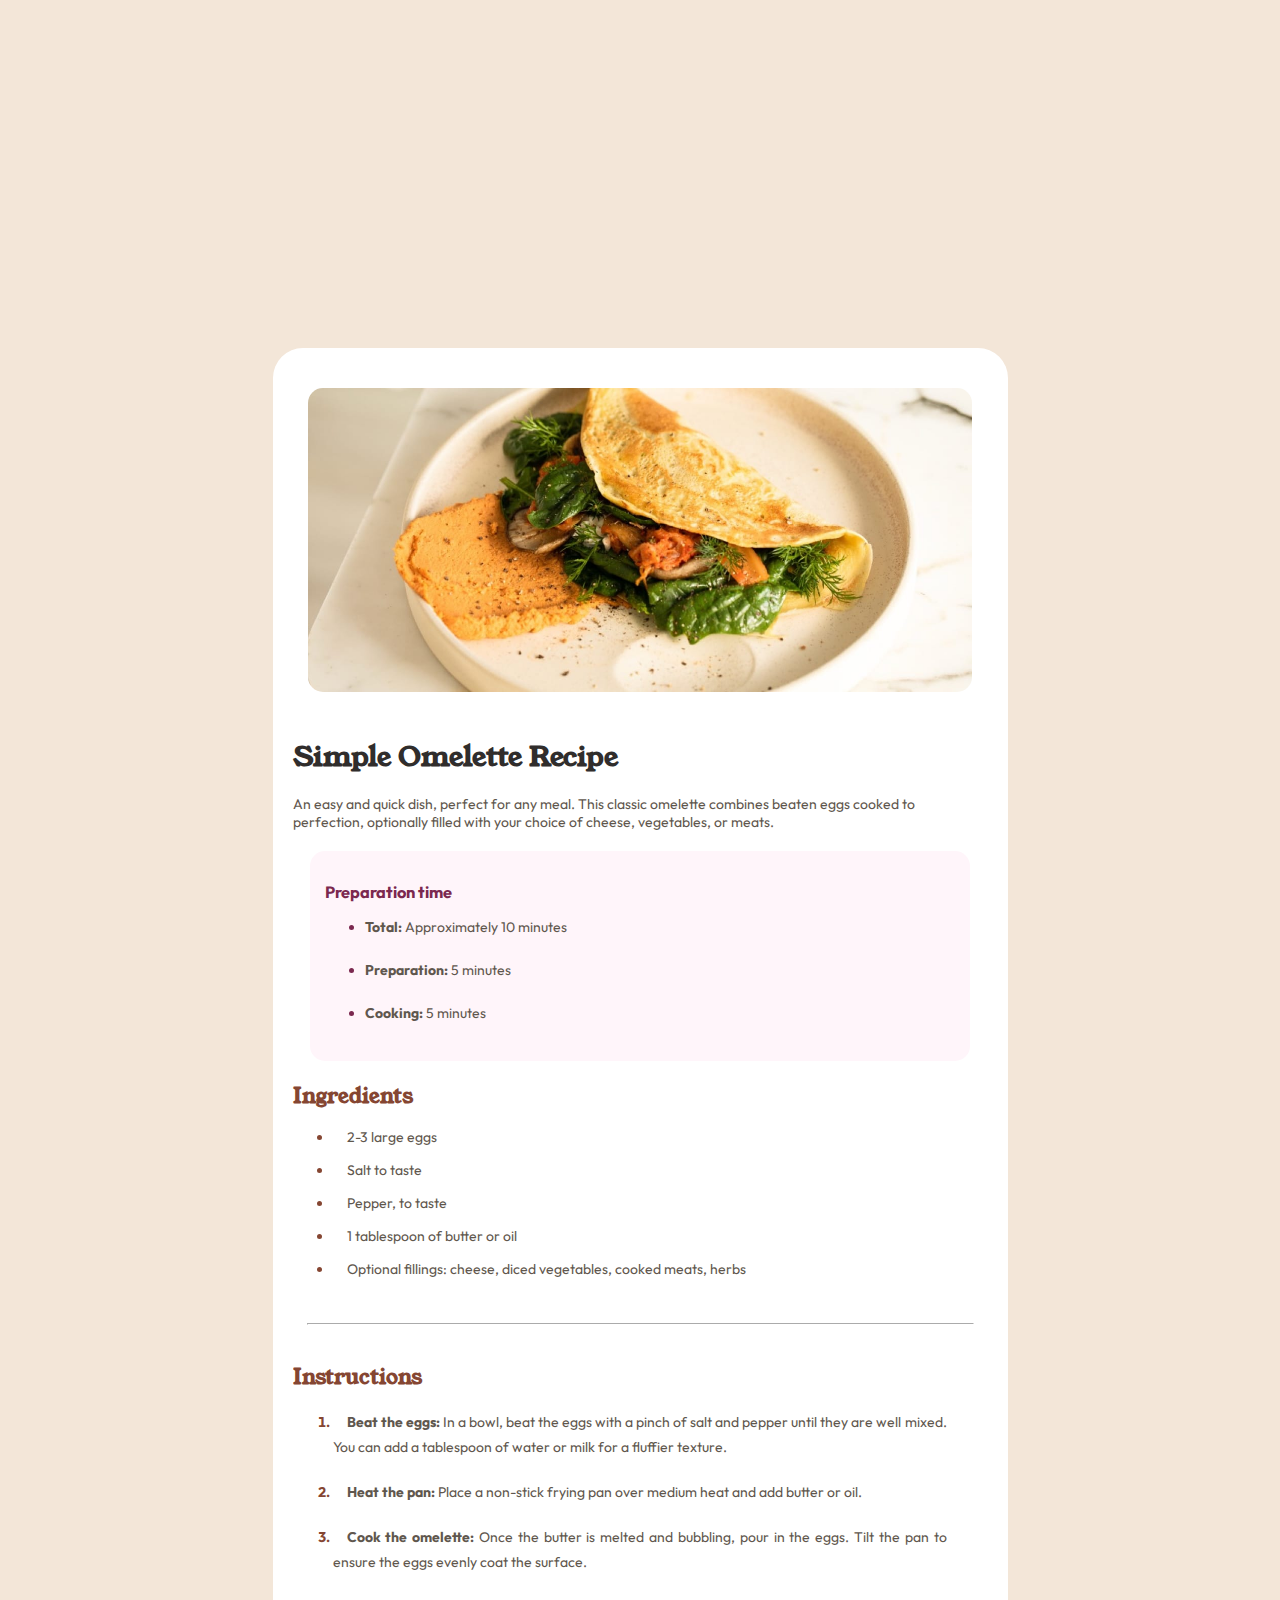
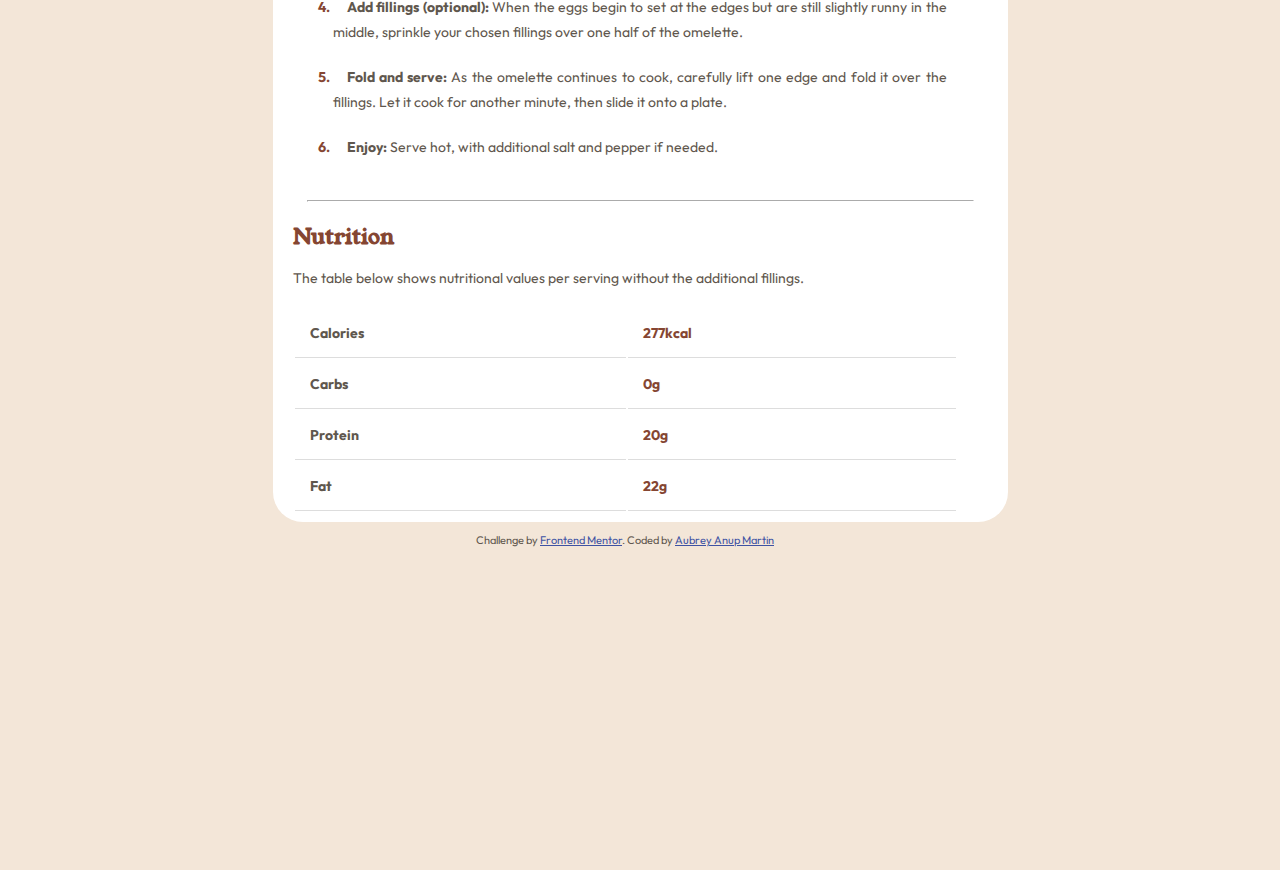
<file: index.html>
<!DOCTYPE html>
<html lang="en">
  <head>
    <meta charset="UTF-8" />
    <meta name="viewport" content="width=device-width, initial-scale=1.0" />
    <!-- displays site properly based on user's device -->

    <link
      rel="icon"
      type="image/png"
      sizes="32x32"
      href="./assets/images/favicon-32x32.png"
    />
    <link rel="stylesheet" href="styles.css" />
    <title>Frontend Mentor | Recipe page</title>
    <link
      rel="stylesheet"
      href="https://fonts.googleapis.com/css2?family=Young+Serif:wght@400&display=swap"
    />

    <!-- Outfit Font -->
    <link
      rel="stylesheet"
      href="https://fonts.googleapis.com/css2?family=Outfit:wght@400,600,700&display=swap"
    />
    <!-- Feel free to remove these styles or customise in your own stylesheet 👍 -->
    <style>
      .attribution {
        font-size: 11px;
        text-align: center;
      }

      .attribution a {
        color: hsl(228, 45%, 44%);
      }
    </style>
  </head>

  <body>
    <div class="recipe-maincard">
      <!-- Image box -->
    <div class="recipe-image-box">
      <img class="image-omelette"src="assets/images/image-omelette.jpeg"alt=" srcset=""/>
    </div>

    <!-- Title box -->
    <div class="title-box"> 
      <h1> Simple Omelette Recipe </h1>
      <p>An easy and quick dish, perfect for any meal. This classic omelette
          combines beaten eggs cooked to perfection, optionally filled with your
          choice of cheese, vegetables, or meats.</p>
      
    </div>

    <!-- Preparation box -->

    <div class="Preparation-box">
      <h3>Preparation time</h3>
      <ul>
          <li><strong>Total:</strong> Approximately 10 minutes</li>
          <li><strong>Preparation:</strong> 5 minutes</li>
          <li><strong>Cooking:</strong> 5 minutes</li>
        </ul>
    </div>

     <!-- Ingredients box -->

     <div class="Ingredients-box">
      <h2> Ingredients</h2>
      <ul>
          <li>2-3 large eggs</li>
          <li>Salt to taste</li>
          <li>Pepper, to taste</li>
          <li>1 tablespoon of butter or oil</li>
          <li>
            Optional fillings: cheese, diced vegetables, cooked meats, herbs
          </li>
        </ul>
      </div>

      <hr class="sold">
  <!-- Instructions box -->
  <div class="Instructions-box">
  <h2>Instructions</h2>
  <ol>
      <li>
        <strong>Beat the eggs:</strong> In a bowl, beat the eggs with a pinch
        of salt and pepper until they are well mixed. You can add a tablespoon
        of water or milk for a fluffier texture.
      </li>
      <li>
        <strong>Heat the pan:</strong> Place a non-stick frying pan over
        medium heat and add butter or oil.
      </li>
      <li>
        <strong>Cook the omelette:</strong> Once the butter is melted and
        bubbling, pour in the eggs. Tilt the pan to ensure the eggs evenly
        coat the surface.
      </li>
      <li>
        <strong>Add fillings (optional):</strong> When the eggs begin to set
        at the edges but are still slightly runny in the middle, sprinkle your
        chosen fillings over one half of the omelette.
      </li>
      <li>
        <strong>Fold and serve:</strong> As the omelette continues to cook,
        carefully lift one edge and fold it over the fillings. Let it cook for
        another minute, then slide it onto a plate.
      </li>
      <li>
        <strong>Enjoy:</strong> Serve hot, with additional salt and pepper if
        needed.
      </li>
    </ol>
  </div>

  <hr class="sold">

<!-- Nutrition box -->

<div class="Nutrition-box">
<h2>Nutrition</h2>
<p>
  The table below shows nutritional values per serving without the
  additional fillings.
</p>

<table>
  <tr>
    <th>Calories</th>
    <th>277kcal</th>
  </tr>
  <tr>
    <th>Carbs </th>
    <th>0g</th>
  </tr>
  <tr>
    <th>Protein</th>
    <th>20g</th>
  </tr>
  <tr>
    <th>Fat</th>
    <th>22g</th>
  </tr>
 </table>




 <footer class="attribution">
        Challenge by
        <a href="https://www.frontendmentor.io?ref=challenge" target="_blank"
          >Frontend Mentor</a
        >. Coded by <a href="#">Aubrey Anup Martin</a>
  </footer>


  </div>
  </body>
</html>
</file>
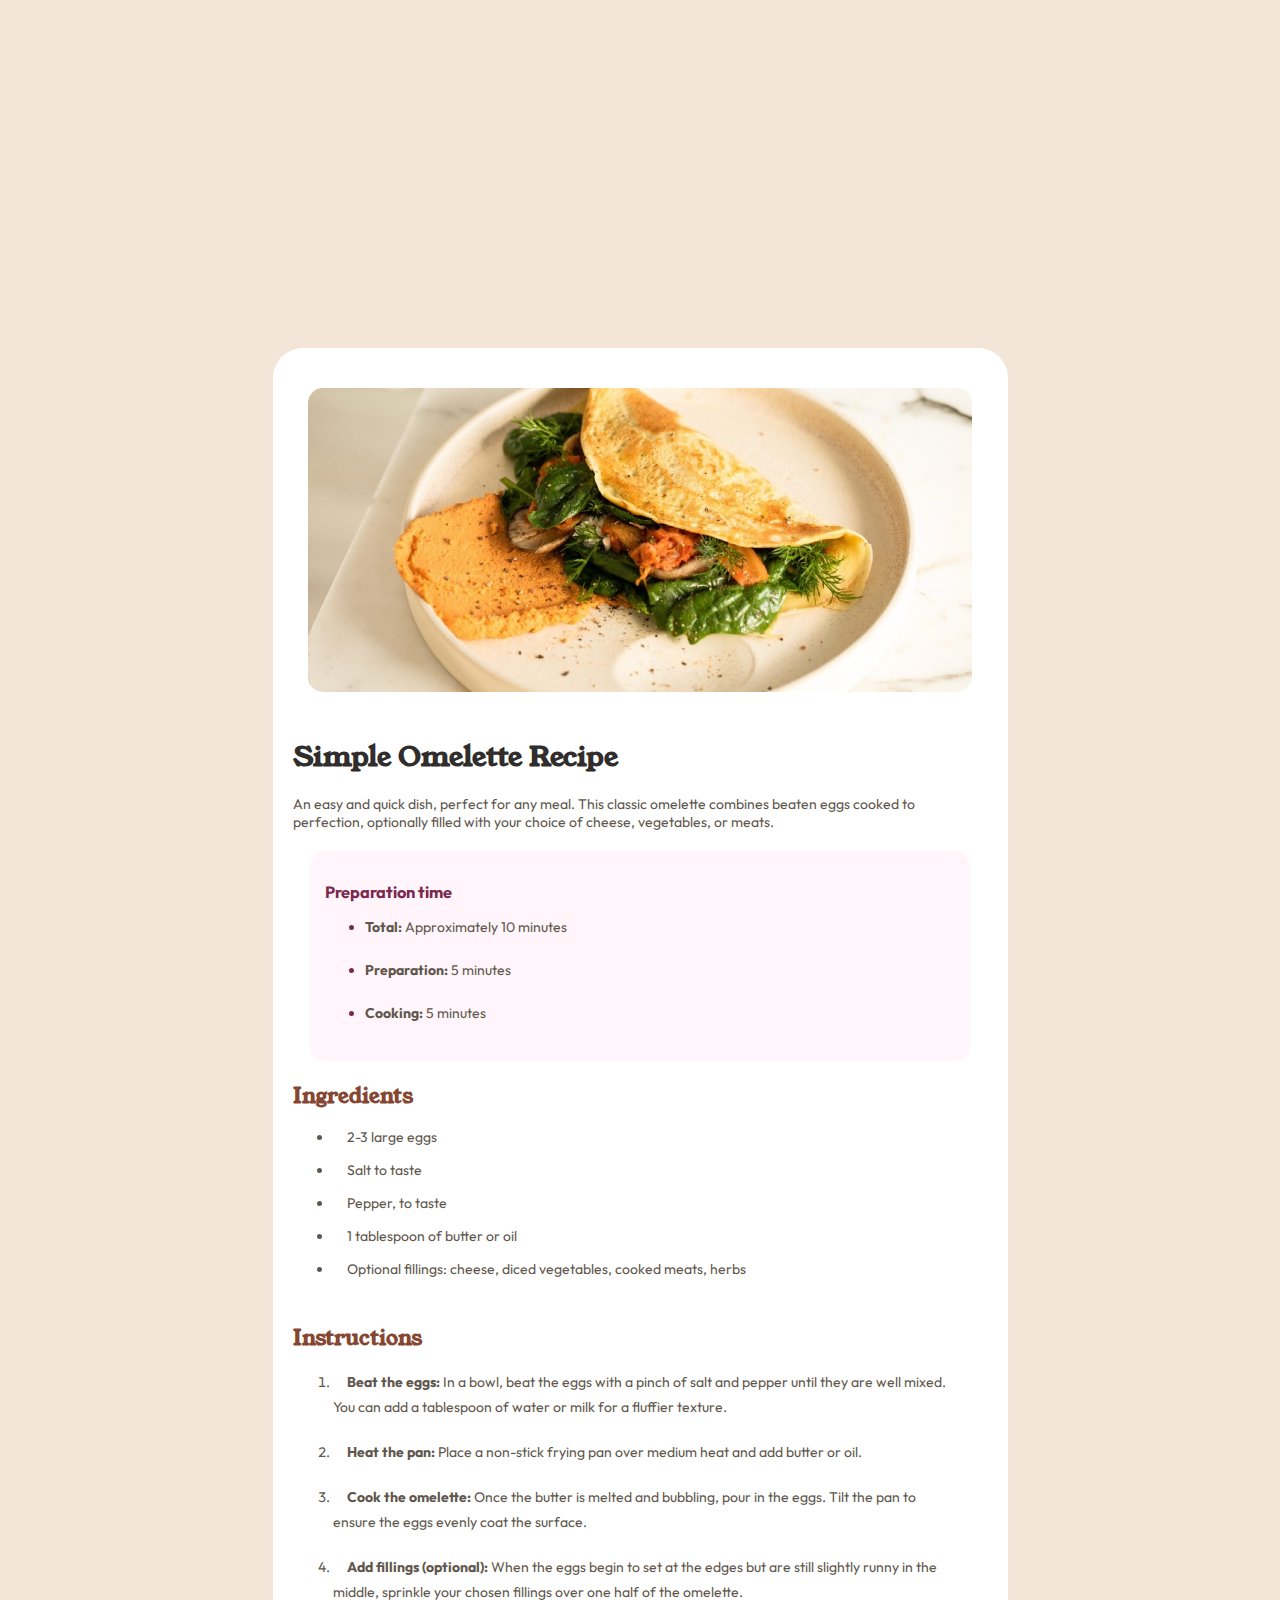
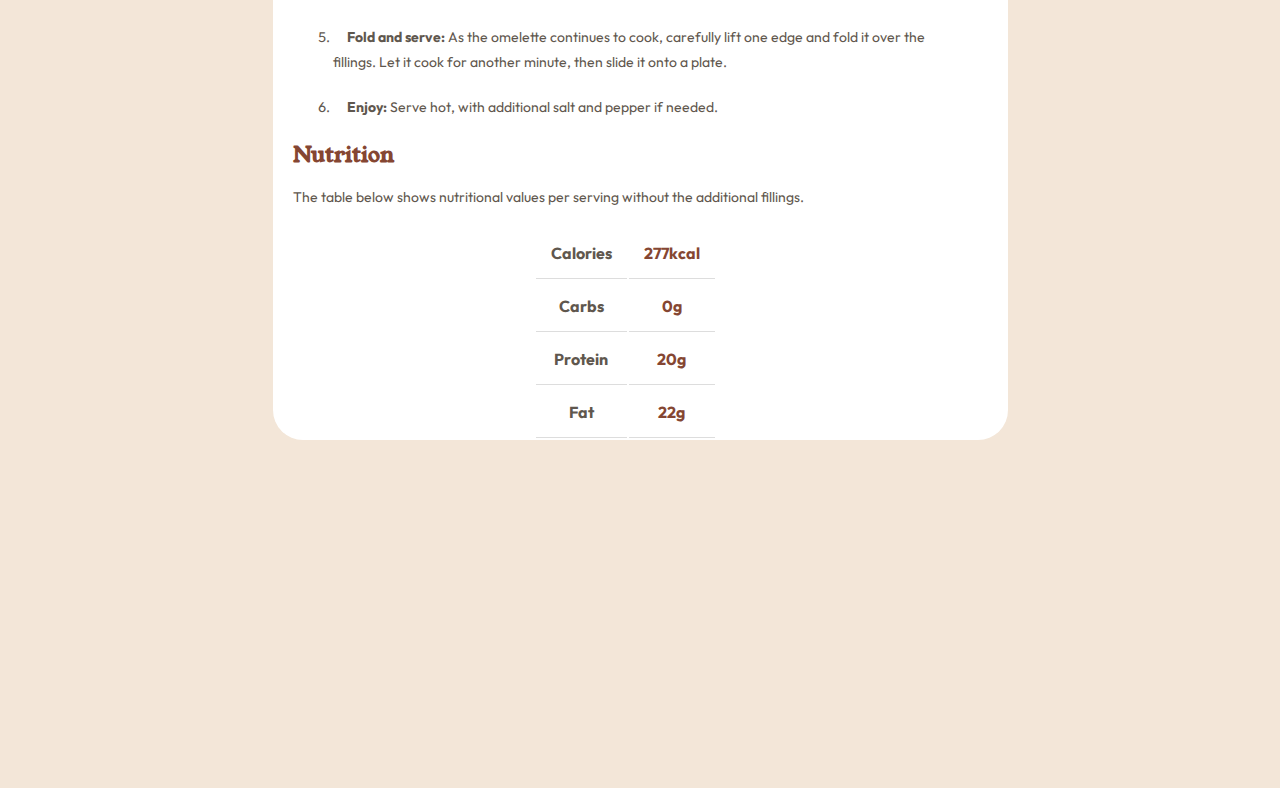
<file: new.html>
<html lang="en">
  <head>
    <meta charset="UTF-8" />
    <meta name="viewport" content="width=device-width, initial-scale=1.0" />
    <link rel="stylesheet" href="new.css" />
    <title>Document</title>
  </head>
  <body>
    <div class="recipe-maincard">
        <!-- Image box -->
      <div class="recipe-image-box">
        <img class="image-omelette"src="assets/images/image-omelette.jpeg"alt=" srcset=""/>
      </div>

      <!-- Title box -->
      <div class="title-box"> 
        <h1> Simple Omelette Recipe </h1>
        <p>An easy and quick dish, perfect for any meal. This classic omelette
            combines beaten eggs cooked to perfection, optionally filled with your
            choice of cheese, vegetables, or meats.</p>
        
      </div>

      <!-- Preparation box -->

      <div class="Preparation-box">
        <h3>Preparation time</h3>
        <ul>
            <li><strong>Total:</strong> Approximately 10 minutes</li>
            <li><strong>Preparation:</strong> 5 minutes</li>
            <li><strong>Cooking:</strong> 5 minutes</li>
          </ul>
      </div>

       <!-- Ingredients box -->

       <div class="Ingredients-box">
        <h2> Ingredients</h2>
        <ul>
            <li>2-3 large eggs</li>
            <li>Salt to taste</li>
            <li>Pepper, to taste</li>
            <li>1 tablespoon of butter or oil</li>
            <li>
              Optional fillings: cheese, diced vegetables, cooked meats, herbs
            </li>
          </ul>
        </div>

    <!-- Instructions box -->
    <div class="Instructions-box">
    <h2>Instructions</h2>
    <ol>
        <li>
          <strong>Beat the eggs:</strong> In a bowl, beat the eggs with a pinch
          of salt and pepper until they are well mixed. You can add a tablespoon
          of water or milk for a fluffier texture.
        </li>
        <li>
          <strong>Heat the pan:</strong> Place a non-stick frying pan over
          medium heat and add butter or oil.
        </li>
        <li>
          <strong>Cook the omelette:</strong> Once the butter is melted and
          bubbling, pour in the eggs. Tilt the pan to ensure the eggs evenly
          coat the surface.
        </li>
        <li>
          <strong>Add fillings (optional):</strong> When the eggs begin to set
          at the edges but are still slightly runny in the middle, sprinkle your
          chosen fillings over one half of the omelette.
        </li>
        <li>
          <strong>Fold and serve:</strong> As the omelette continues to cook,
          carefully lift one edge and fold it over the fillings. Let it cook for
          another minute, then slide it onto a plate.
        </li>
        <li>
          <strong>Enjoy:</strong> Serve hot, with additional salt and pepper if
          needed.
        </li>
      </ol>
    </div>


 <!-- Nutrition box -->

<div class="Nutrition-box">
  <h2>Nutrition</h2>
  <p>
    The table below shows nutritional values per serving without the
    additional fillings.
  </p>

  <table>
    <tr>
      <th>Calories</th>
      <th>277kcal</th>
    </tr>
    <tr>
      <th>Carbs </th>
      <th>0g</th>
    </tr>
    <tr>
      <th>Protein</th>
      <th>20g</th>
    </tr>
    <tr>
      <th>Fat</th>
      <th>22g</th>
    </tr>
  </table>
  <footer class="attribution">
  </div>



    </div>
  </body>
</html>
</file>
<file: styles.css>
@import url('https://fonts.googleapis.com/css2?family=Young+Serif&family=Outfit:wght@400;600;700&display=swap');

body{background-color:hsl(30, 54%, 90%);}

.recipe-maincard{
  background-color: hsl(0, 0%, 100%);
   width: 735px;
   /* height: 1706px; */
   margin: 348px auto;
   padding-top: 20px;
   border-radius: 30px;}

.recipe-image-box{
    width: 665px ;
    height: 300px;
    margin: 20px auto;
    align-items: center;
    border-radius: 15px;}

.image-omelette{
 max-width:665px;
 border-radius: 15px;}

.title-box{
    /* background-color: red; */
    max-width: 665px;
    /* padding: 20px; */
    margin: 20px;
    padding-top: 10px}


/* <!-- Preparation box --> */
.Preparation-box{
    background-color:hsl(330, 100%, 98%);
    max-width: 630px;
    height: 180px;
    margin: 20px auto;
    border-radius: 15px;
    padding: 15px;
    
    }

    .Preparation-box li {
        margin-bottom: 25px;
        max-width: 665px;}

    .Preparation-box li::marker {
        color: hsl(332, 51%, 32%);
      }
 /* <!-- Ingredients box --> */

 .Ingredients-box{
    /* background-color: blueviolet; */
    max-width: 665px;
    margin: 20px;
    padding-bottom: 10px
     }

    .Ingredients-box li {
        margin-bottom: 15px;
        max-width: 665px;
        text-indent: 1em;}

    .Ingredients-box li::marker {
        color: hsl(14, 45%, 36%);
      }
 /* <!-- Instructions box --> */

 .Instructions-box{
    /* background-color: rgb(235, 224, 245); */
    max-width: 654px;
    margin: 20px;
    overflow-wrap: anywhere;
    overflow: hidden;
    /* padding-bottom: 10px */}
     .Instructions-box li {
        margin-bottom: 20px;
        max-width: 665px;
        line-height: 25px;
        text-indent: 1em;
        text-align: justify;
     }

    .Instructions-box li::marker {
        color: hsl(14, 45%, 36%);
        font-weight: bold;

      }

      /* <!-- Nutrition box --> */
.Nutrition-box{
    /* background-color: rgb(211, 185, 236); */
    max-width: 665px;
    height: 300px;
    margin: 20px;}

.Nutrition-box table{
    color: hsl(30, 10%, 34%);
    margin: 20px auto;
    max-width: 665px;

  }
  .Nutrition-box th,
  .Nutrition-box td {
    width: 1500px; /* Adjust this value as needed */
    text-align: left;
}
  .Nutrition-box tr,
  .Nutrition-box th {
  padding: 15px;
  padding: auto;
  border-bottom: 1px solid #dddddd;
}

.Nutrition-box th:nth-child(2) {
  color: hsl(14, 45%, 36%);
}

hr.sold {
    border-color:hsl(30, 18%, 100%); /* Change the color */
    border-width: 0.15px; /* Change the thickness */
    max-width: 665px;
}
/* fonts */
h1{ color: hsl(24, 5%, 18%);
    font-family: 'Young Serif', serif;}

h2{ color:hsl(14, 45%, 36%);
    font-family: 'Young Serif', serif}
    
h3{color:hsl(332, 51%, 32%);}

body{ color:  hsl(30, 10%, 34%);
    font-family: 'Outfit', sans-serif;
    font-size: 14px;
    font-weight: 400;}
</file>
<file: new.css>
@import url('https://fonts.googleapis.com/css2?family=Young+Serif&family=Outfit:wght@400;600;700&display=swap');

body{background-color:hsl(30, 54%, 90%);}

.recipe-maincard{
  background-color: hsl(0, 0%, 100%);
   width: 735px;
   /* height: 1706px; */
   margin: 348px auto;
   padding-top: 20px;
   border-radius: 30px;}

.recipe-image-box{
    width: 665px ;
    height: 300px;
    margin: 20px auto;
    align-items: center;
    border-radius: 15px;}

.image-omelette{
 max-width:665px;
 border-radius: 15px;}

.title-box{
    /* background-color: red; */
    max-width: 665px;
    /* padding: 20px; */
    margin: 20px;
    padding-top: 10px}


/* <!-- Preparation box --> */
.Preparation-box{
    background-color:hsl(330, 100%, 98%);
    max-width: 630px;
    height: 180px;
    margin: 20px auto;
    border-radius: 15px;
    padding: 15px;
    
    }

    .Preparation-box li {
        margin-bottom: 25px;
        max-width: 665px;}

    .Preparation-box li::marker {
        color: hsl(332, 51%, 32%);
      }
 /* <!-- Ingredients box --> */

 .Ingredients-box{
    /* background-color: blueviolet; */
    max-width: 665px;
    margin: 20px;
    padding-bottom: 10px
     }

    .Ingredients-box li {
        margin-bottom: 15px;
        max-width: 665px;
        text-indent: 1em;}

    .Ingredients-box li::marker {
        color: hsl(30, 10%, 34%);
      }
 /* <!-- Instructions box --> */

 .Instructions-box{
    /* background-color: rgb(235, 224, 245); */
    max-width: 665px;
    margin: 20px;
    /* padding-bottom: 10px */}
     .Instructions-box li {
        margin-bottom: 20px;
        max-width: 665px;
        line-height: 25px;
        text-indent: 1em;
      
        

     }

    .Instructions-box li::marker {
        color: hsl(30, 10%, 34%); }

      /* <!-- Nutrition box --> */
.Nutrition-box{
    /* background-color: rgb(211, 185, 236); */
    max-width: 665px;
    height: 300px;
    margin: 20px;}

.Nutrition-box table{
    color: hsl(30, 10%, 34%);
    margin: 20px auto;
    max-width: 665px;
    column-width: 20px;
  }
  .Nutrition-box tr,
  .Nutrition-box th {
  padding: 15px;
  border-bottom: 1px solid #ddd;
}

.Nutrition-box th:nth-child(2) {
  color: hsl(14, 45%, 36%);
}

/* fonts */
h1{ color: hsl(24, 5%, 18%);
    font-family: 'Young Serif', serif;
    ;

}
h2{ color:hsl(14, 45%, 36%);
    font-family: 'Young Serif', serif}
h3{color:hsl(332, 51%, 32%);}

body{ color:  hsl(30, 10%, 34%);
    font-family: 'Outfit', sans-serif;
    font-size: 14px;
    font-weight: 400;}
</file>
